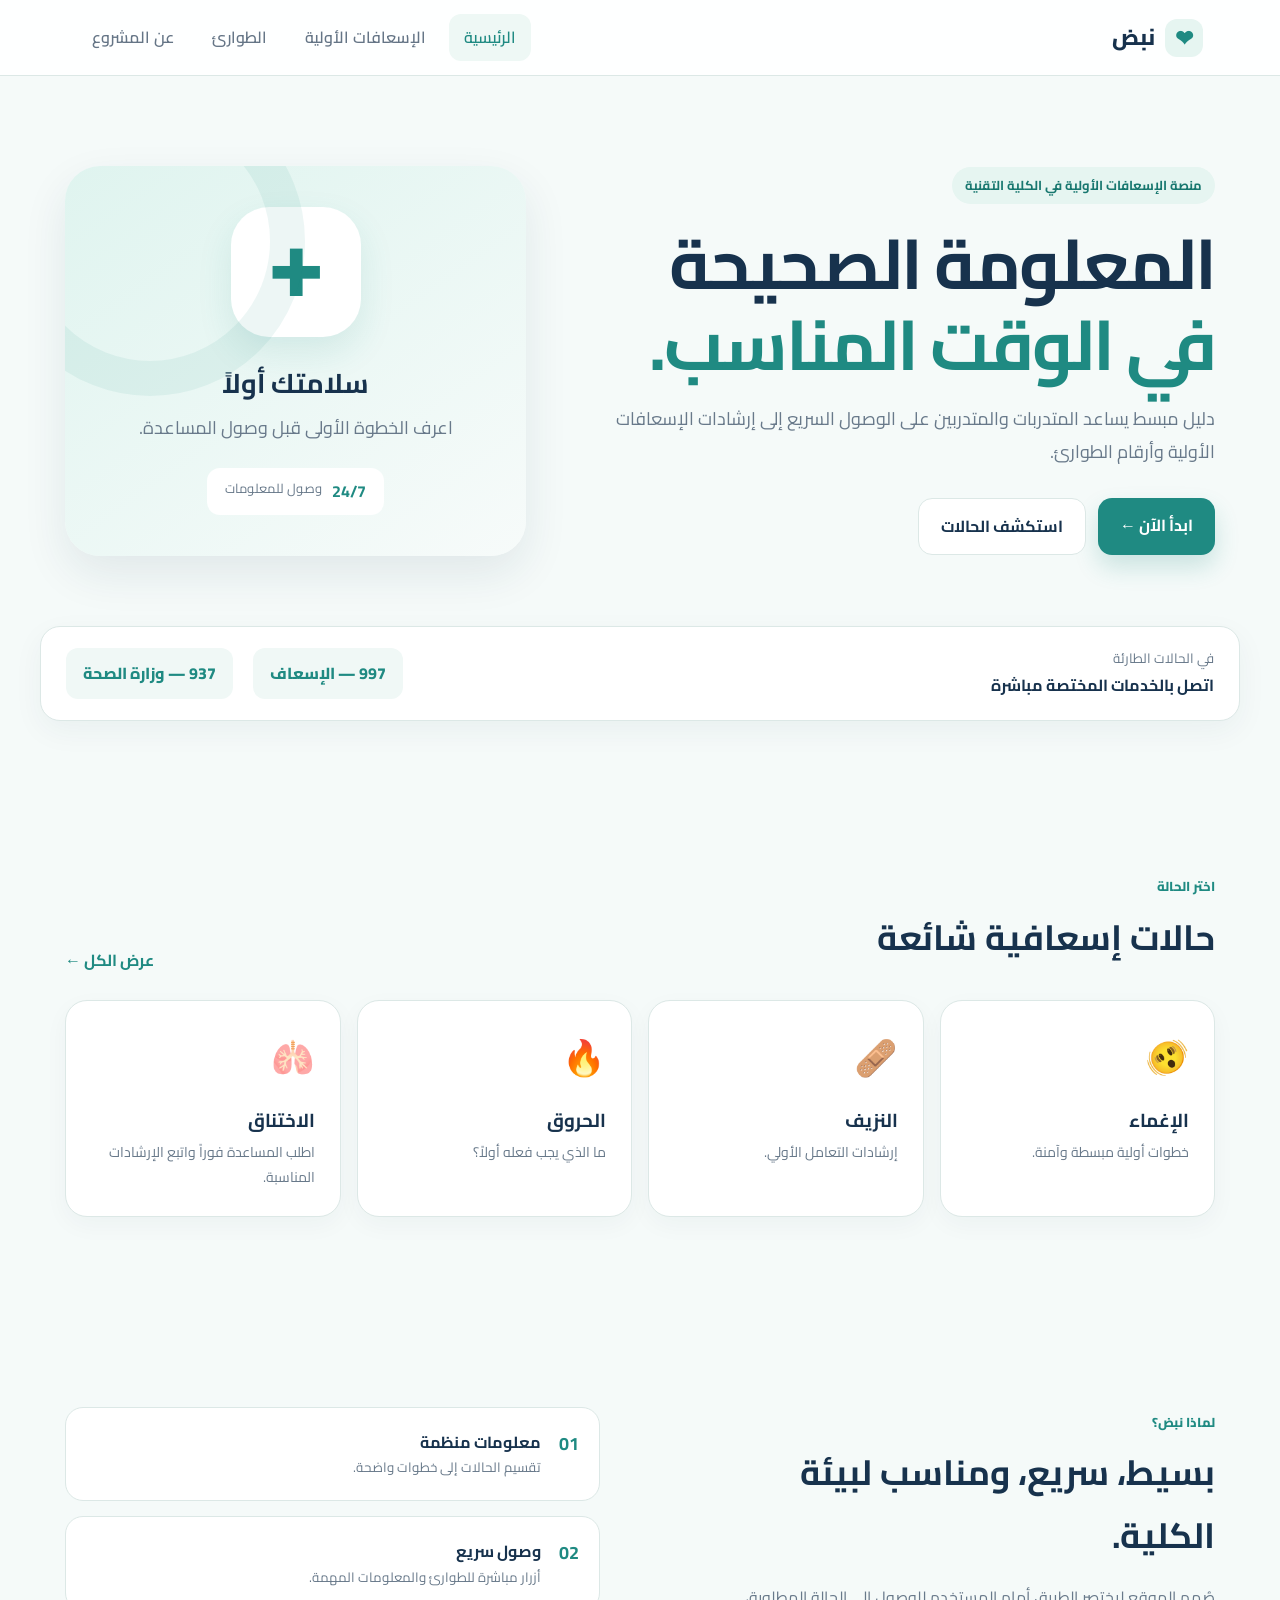
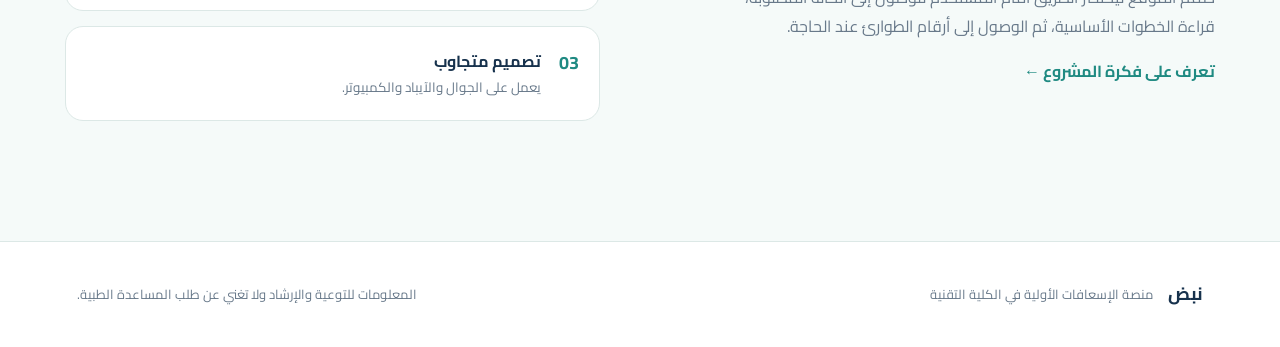
<file: index.html>
<!DOCTYPE html>
<html lang="ar" dir="rtl">

<head>
    <meta charset="UTF-8">
    <meta name="viewport" content="width=device-width, initial-scale=1.0">
    <meta name="description" content="منصة الإسعافات الأولية داخل الكلية التقنية">
    <title>نبض | الإسعافات الأولية</title>
    <link rel="stylesheet" href="style.css">
</head>

<body>

<header class="nav">
    <a class="brand" href="index.html">
        <span>❤</span>
        نبض
    </a>

    <button class="menu">☰</button>

    <nav>
        <a class="active" href="index.html">الرئيسية</a>
        <a href="firstaid.html">الإسعافات الأولية</a>
     <a href="emergency.html">الطوارئ</a>
        <a href="about.html">عن المشروع</a>
    </nav>
</header>

<main>

<section class="hero">

    <div class="hero-text">

        <span class="badge">
            منصة الإسعافات الأولية في الكلية التقنية
        </span>

        <h1>
            المعلومة الصحيحة
            <br>
            <em>في الوقت المناسب.</em>
        </h1>

        <p>
            دليل مبسط يساعد المتدربات والمتدربين على الوصول
            السريع إلى إرشادات الإسعافات الأولية وأرقام الطوارئ.
        </p>

        <div class="actions">

            <a class="btn primary" href="firstaid.html">
                ابدأ الآن ←
            </a>

            <a class="btn ghost" href="#cases">
                استكشف الحالات
            </a>

        </div>

    </div>

    <div class="hero-card">

        <div class="pulse">
            ✚
        </div>

        <strong>
            سلامتك أولاً
        </strong>

        <p>
            اعرف الخطوة الأولى قبل وصول المساعدة.
        </p>

        <div class="mini-stat">
            <b>24/7</b>
            <span>وصول للمعلومات</span>
        </div>

    </div>

</section>


<section class="quick">

    <div>
        <small>في الحالات الطارئة</small>
        <strong>اتصل بالخدمات المختصة مباشرة</strong>
    </div>

    <a href="tel:997">
        997 — الإسعاف
    </a>

    <a href="tel:937">
        937 — وزارة الصحة
    </a>

</section>


<section id="cases" class="section">

    <div class="section-head">

        <div>
            <span class="eyebrow">اختر الحالة</span>
            <h2>حالات إسعافية شائعة</h2>
        </div>

        <a href="firstaid.html">
            عرض الكل ←
        </a>

    </div>


    <div class="cards">

        <a class="case-card" href="firstaid.html#fainting">
            <span>🫨</span>
            <h3>الإغماء</h3>
            <p>خطوات أولية مبسطة وآمنة.</p>
        </a>

        <a class="case-card" href="firstaid.html#bleeding">
            <span>🩹</span>
            <h3>النزيف</h3>
            <p>إرشادات التعامل الأولي.</p>
        </a>

        <a class="case-card" href="firstaid.html#burns">
            <span>🔥</span>
            <h3>الحروق</h3>
            <p>ما الذي يجب فعله أولاً؟</p>
        </a>

        <a class="case-card" href="firstaid.html#choking">
            <span>🫁</span>
            <h3>الاختناق</h3>
            <p>اطلب المساعدة فوراً واتبع الإرشادات المناسبة.</p>
        </a>

    </div>

</section>


<section class="split">

    <div>

        <span class="eyebrow">
            لماذا نبض؟
        </span>

        <h2>
            بسيط، سريع، ومناسب لبيئة الكلية.
        </h2>

        <p>
            صُمم الموقع ليختصر الطريق أمام المستخدم للوصول
            إلى الحالة المطلوبة، قراءة الخطوات الأساسية،
            ثم الوصول إلى أرقام الطوارئ عند الحاجة.
        </p>

        <a class="text-link" href="about.html">
            تعرف على فكرة المشروع ←
        </a>

    </div>


    <div class="feature-list">

        <div>
            <b>01</b>

            <span>
                <strong>معلومات منظمة</strong>
                <small>تقسيم الحالات إلى خطوات واضحة.</small>
            </span>
        </div>

        <div>
            <b>02</b>

            <span>
                <strong>وصول سريع</strong>
                <small>أزرار مباشرة للطوارئ والمعلومات المهمة.</small>
            </span>
        </div>

        <div>
            <b>03</b>

            <span>
                <strong>تصميم متجاوب</strong>
                <small>يعمل على الجوال والآيباد والكمبيوتر.</small>
            </span>
        </div>

    </div>

</section>

</main>


<footer>

    <div>
        <strong>نبض</strong>
        <span>منصة الإسعافات الأولية في الكلية التقنية</span>
    </div>

    <p>
        المعلومات للتوعية والإرشاد ولا تغني عن طلب المساعدة الطبية.
    </p>

</footer>

<script src="script.js"></script>

</body>
</html>
</file>
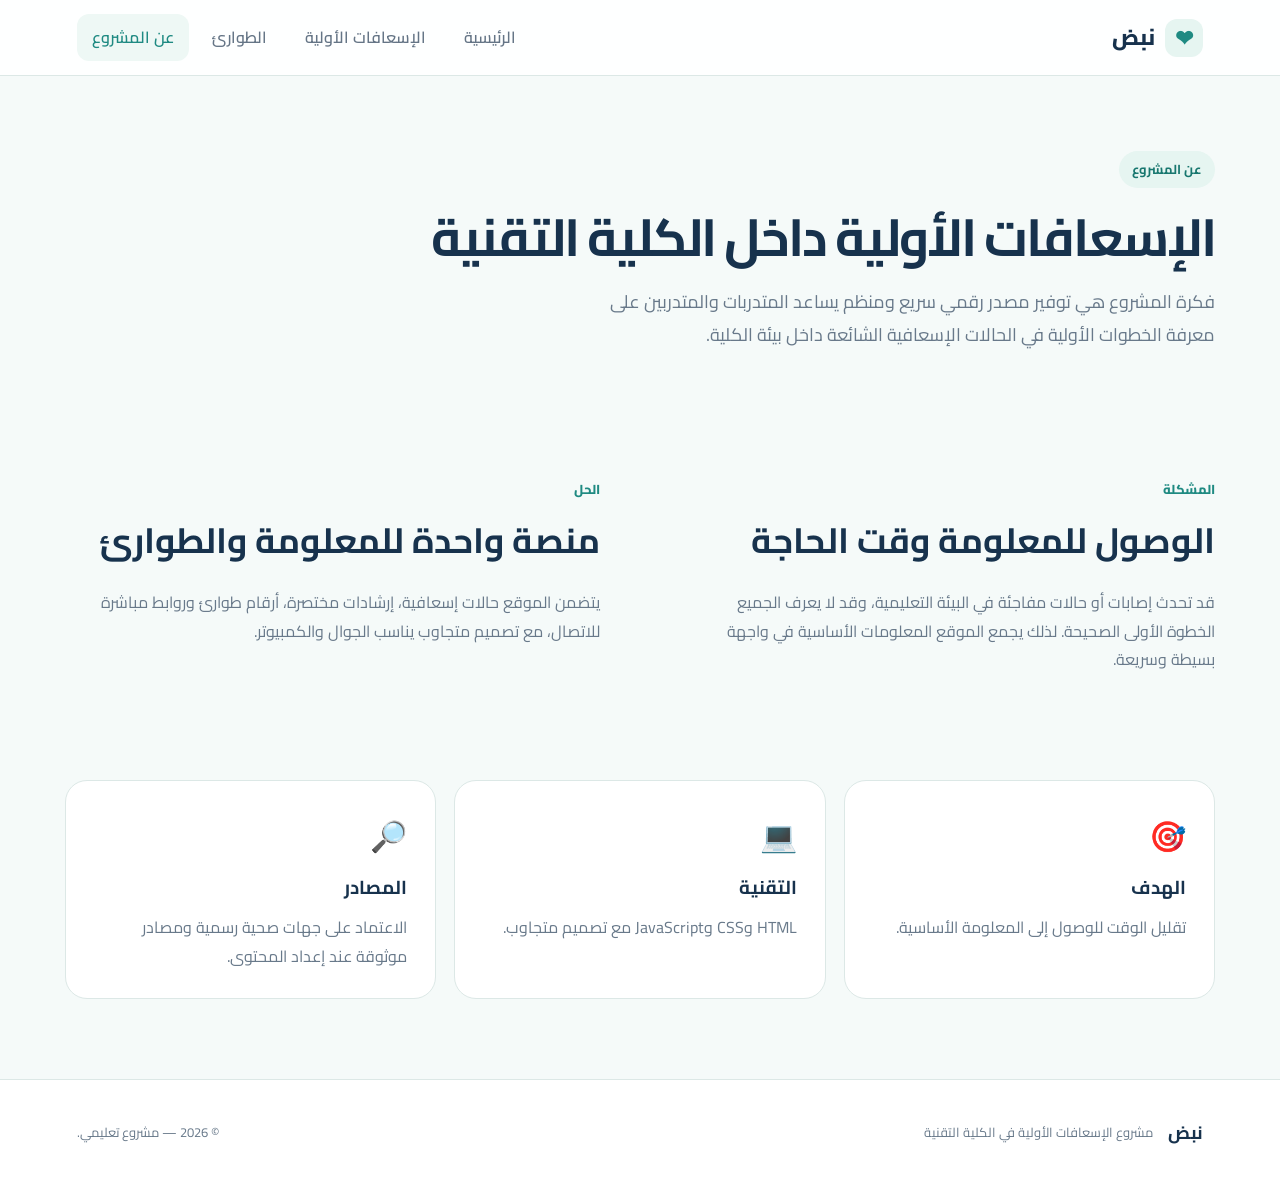
<file: about.html>
<!DOCTYPE html>
<html lang="ar" dir="rtl">

<head>
    <meta charset="UTF-8">
    <meta name="viewport" content="width=device-width, initial-scale=1.0">
    <title>عن المشروع | نبض</title>
    <link rel="stylesheet" href="style.css">
</head>

<body>

<header class="nav">

    <a class="brand" href="index.html">
        <span>❤</span>
        نبض
    </a>

    <button class="menu">☰</button>

    <nav>
        <a href="index.html">الرئيسية</a>
        <a href="firstaid.html">الإسعافات الأولية</a>
        <a href="emergency.html">الطوارئ</a>
        <a class="active" href="about.html">عن المشروع</a>
    </nav>

</header>


<main>

<section class="page-hero">

    <span class="badge">
        عن المشروع
    </span>

    <h1>
        الإسعافات الأولية داخل الكلية التقنية
    </h1>

    <p>
        فكرة المشروع هي توفير مصدر رقمي سريع ومنظم
        يساعد المتدربات والمتدربين على معرفة الخطوات الأولية
        في الحالات الإسعافية الشائعة داخل بيئة الكلية.
    </p>

</section>


<section class="split about">

    <div>

        <span class="eyebrow">
            المشكلة
        </span>

        <h2>
            الوصول للمعلومة وقت الحاجة
        </h2>

        <p>
            قد تحدث إصابات أو حالات مفاجئة في البيئة التعليمية،
            وقد لا يعرف الجميع الخطوة الأولى الصحيحة.
            لذلك يجمع الموقع المعلومات الأساسية في واجهة بسيطة وسريعة.
        </p>

    </div>


    <div>

        <span class="eyebrow">
            الحل
        </span>

        <h2>
            منصة واحدة للمعلومة والطوارئ
        </h2>

        <p>
            يتضمن الموقع حالات إسعافية، إرشادات مختصرة،
            أرقام طوارئ وروابط مباشرة للاتصال،
            مع تصميم متجاوب يناسب الجوال والكمبيوتر.
        </p>

    </div>

</section>


<section class="values">

    <div>
        <span>🎯</span>
        <h3>الهدف</h3>
        <p>
            تقليل الوقت للوصول إلى المعلومة الأساسية.
        </p>
    </div>

    <div>
        <span>💻</span>
        <h3>التقنية</h3>
        <p>
            HTML وCSS وJavaScript مع تصميم متجاوب.
        </p>
    </div>

    <div>
        <span>🔎</span>
        <h3>المصادر</h3>
        <p>
            الاعتماد على جهات صحية رسمية ومصادر موثوقة
            عند إعداد المحتوى.
        </p>
    </div>

</section>

</main>


<footer>

    <div>
        <strong>نبض</strong>
        <span>مشروع الإسعافات الأولية في الكلية التقنية</span>
    </div>

    <p>
        © 2026 — مشروع تعليمي.
    </p>

</footer>

<script src="script.js"></script>

</body>
</html>
</file>
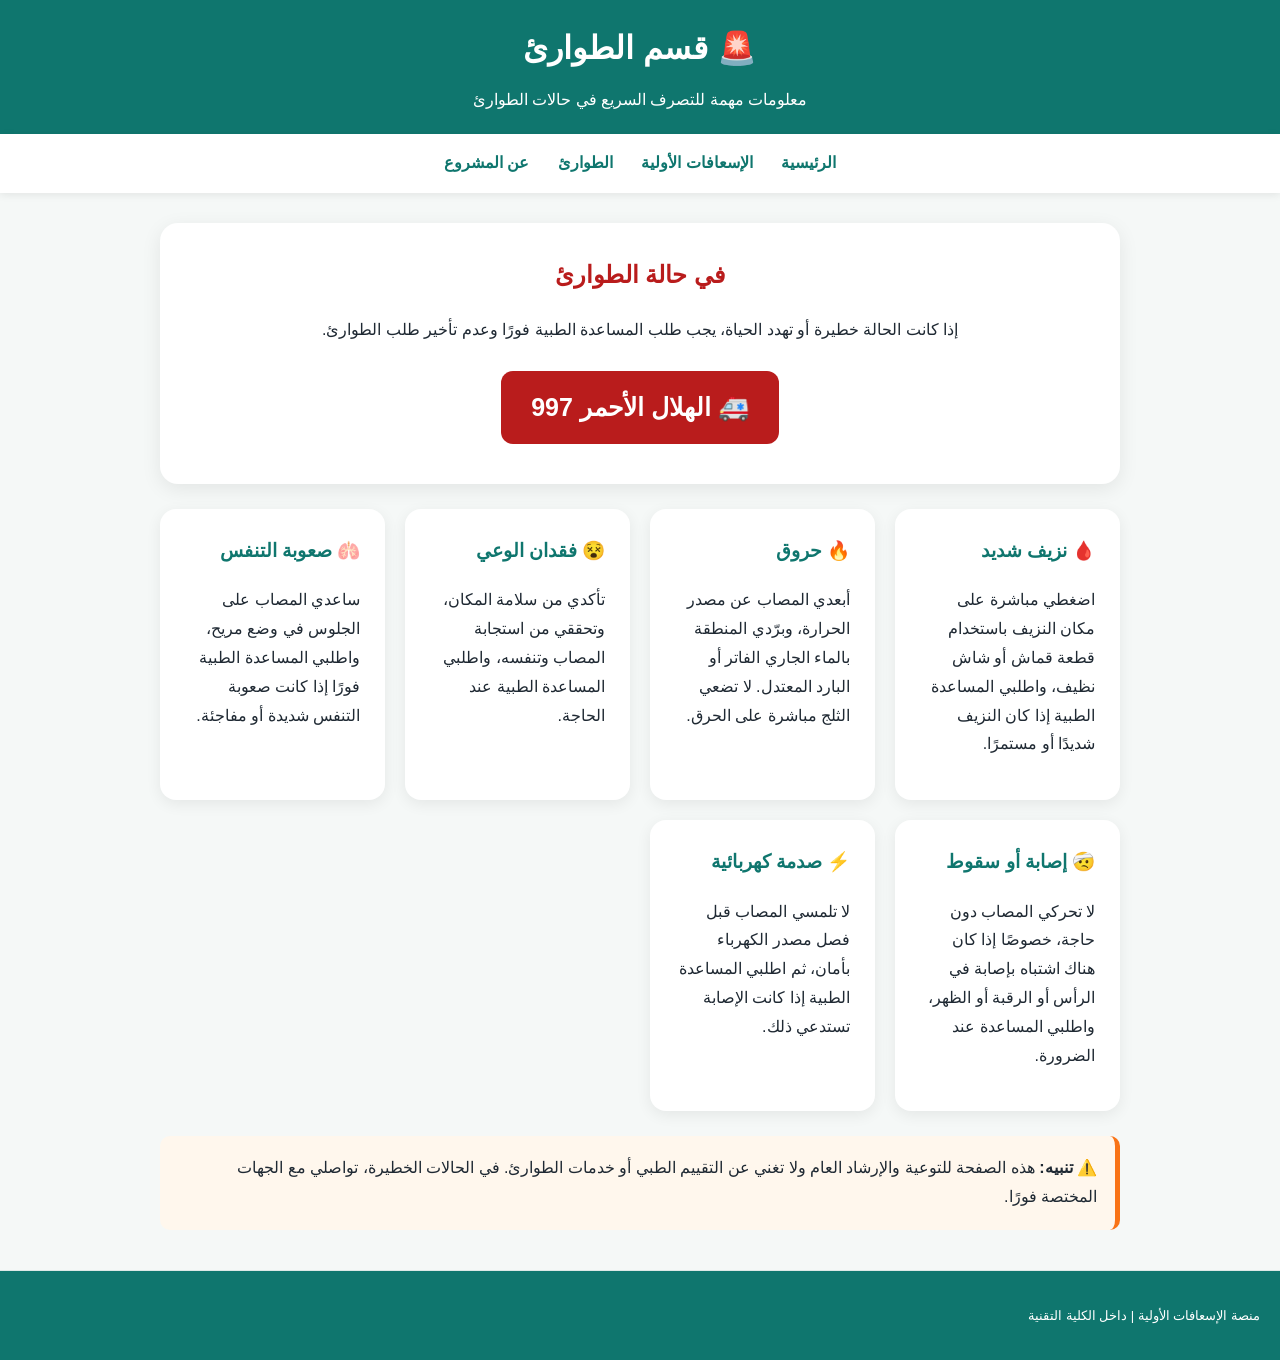
<file: emergency.html>
<!DOCTYPE html>
<html lang="ar" dir="rtl">
<head>
    <meta charset="UTF-8">
    <meta name="viewport" content="width=device-width, initial-scale=1.0">
    <title>الطوارئ | الإسعافات الأولية</title>

    <link rel="stylesheet" href="style.css">

    <style>
        body {
            margin: 0;
            font-family: Arial, sans-serif;
            background: #f5f8f7;
            color: #1f2933;
        }

        header {
            background: #0f766e;
            color: white;
            padding: 20px;
            text-align: center;
        }

        header h1 {
            margin: 0 0 8px;
        }

        header p {
            margin: 0;
        }

        nav {
            background: white;
            padding: 15px;
            text-align: center;
            box-shadow: 0 2px 8px rgba(0,0,0,0.08);
        }

        nav a {
            text-decoration: none;
            color: #0f766e;
            margin: 0 12px;
            font-weight: bold;
        }

        .container {
            max-width: 1000px;
            margin: 30px auto;
            padding: 0 20px;
        }

        .emergency-box {
            background: #fff;
            border-radius: 18px;
            padding: 30px;
            text-align: center;
            box-shadow: 0 5px 20px rgba(0,0,0,0.08);
            margin-bottom: 25px;
        }

        .emergency-box h2 {
            color: #b91c1c;
            margin-top: 0;
        }

        .number {
            display: inline-block;
            background: #b91c1c;
            color: white;
            padding: 14px 30px;
            border-radius: 12px;
            font-size: 25px;
            font-weight: bold;
            margin: 10px;
            text-decoration: none;
        }

        .cards {
            display: grid;
            grid-template-columns: repeat(auto-fit, minmax(220px, 1fr));
            gap: 20px;
        }

        .card {
            background: white;
            padding: 25px;
            border-radius: 16px;
            box-shadow: 0 4px 15px rgba(0,0,0,0.07);
            transition: 0.3s;
        }

        .card:hover {
            transform: translateY(-5px);
        }

        .card h3 {
            color: #0f766e;
            margin-top: 0;
        }

        .card p {
            line-height: 1.8;
        }

        .warning {
            background: #fff7ed;
            border-right: 5px solid #f97316;
            padding: 18px;
            border-radius: 10px;
            margin-top: 25px;
            line-height: 1.8;
        }

        footer {
            margin-top: 40px;
            background: #0f766e;
            color: white;
            text-align: center;
            padding: 20px;
        }

        @media (max-width: 600px) {
            nav a {
                display: inline-block;
                margin: 7px;
            }

            .emergency-box {
                padding: 20px;
            }
        }
    </style>
</head>

<body>

<header>
    <h1>🚨 قسم الطوارئ</h1>
    <p>معلومات مهمة للتصرف السريع في حالات الطوارئ</p>
</header>

<nav>
    <a href="index.html">الرئيسية</a>
    <a href="firstaid.html">الإسعافات الأولية</a>
    <a href="emergency.html">الطوارئ</a>
    <a href="about.html">عن المشروع</a>
</nav>

<main class="container">

    <section class="emergency-box">
        <h2>في حالة الطوارئ</h2>
        <p>
            إذا كانت الحالة خطيرة أو تهدد الحياة، يجب طلب المساعدة الطبية
            فورًا وعدم تأخير طلب الطوارئ.
        </p>

        <a class="number" href="tel:997">
            🚑 الهلال الأحمر 997
        </a>
    </section>

    <section class="cards">

        <div class="card">
            <h3>🩸 نزيف شديد</h3>
            <p>
                اضغطي مباشرة على مكان النزيف باستخدام قطعة قماش أو شاش نظيف،
                واطلبي المساعدة الطبية إذا كان النزيف شديدًا أو مستمرًا.
            </p>
        </div>

        <div class="card">
            <h3>🔥 حروق</h3>
            <p>
                أبعدي المصاب عن مصدر الحرارة، وبرّدي المنطقة بالماء الجاري
                الفاتر أو البارد المعتدل. لا تضعي الثلج مباشرة على الحرق.
            </p>
        </div>

        <div class="card">
            <h3>😵 فقدان الوعي</h3>
            <p>
                تأكدي من سلامة المكان، وتحققي من استجابة المصاب وتنفسه،
                واطلبي المساعدة الطبية عند الحاجة.
            </p>
        </div>

        <div class="card">
            <h3>🫁 صعوبة التنفس</h3>
            <p>
                ساعدي المصاب على الجلوس في وضع مريح، واطلبي المساعدة الطبية
                فورًا إذا كانت صعوبة التنفس شديدة أو مفاجئة.
            </p>
        </div>

        <div class="card">
            <h3>🤕 إصابة أو سقوط</h3>
            <p>
                لا تحركي المصاب دون حاجة، خصوصًا إذا كان هناك اشتباه بإصابة
                في الرأس أو الرقبة أو الظهر، واطلبي المساعدة عند الضرورة.
            </p>
        </div>

        <div class="card">
            <h3>⚡ صدمة كهربائية</h3>
            <p>
                لا تلمسي المصاب قبل فصل مصدر الكهرباء بأمان، ثم اطلبي
                المساعدة الطبية إذا كانت الإصابة تستدعي ذلك.
            </p>
        </div>

    </section>

    <div class="warning">
        <strong>⚠️ تنبيه:</strong>
        هذه الصفحة للتوعية والإرشاد العام ولا تغني عن التقييم الطبي أو
        خدمات الطوارئ. في الحالات الخطيرة، تواصلي مع الجهات المختصة فورًا.
    </div>

</main>

<footer>
    <p>منصة الإسعافات الأولية | داخل الكلية التقنية</p>
</footer>

<script src="script.js"></script>

</body>
</html>
</file>
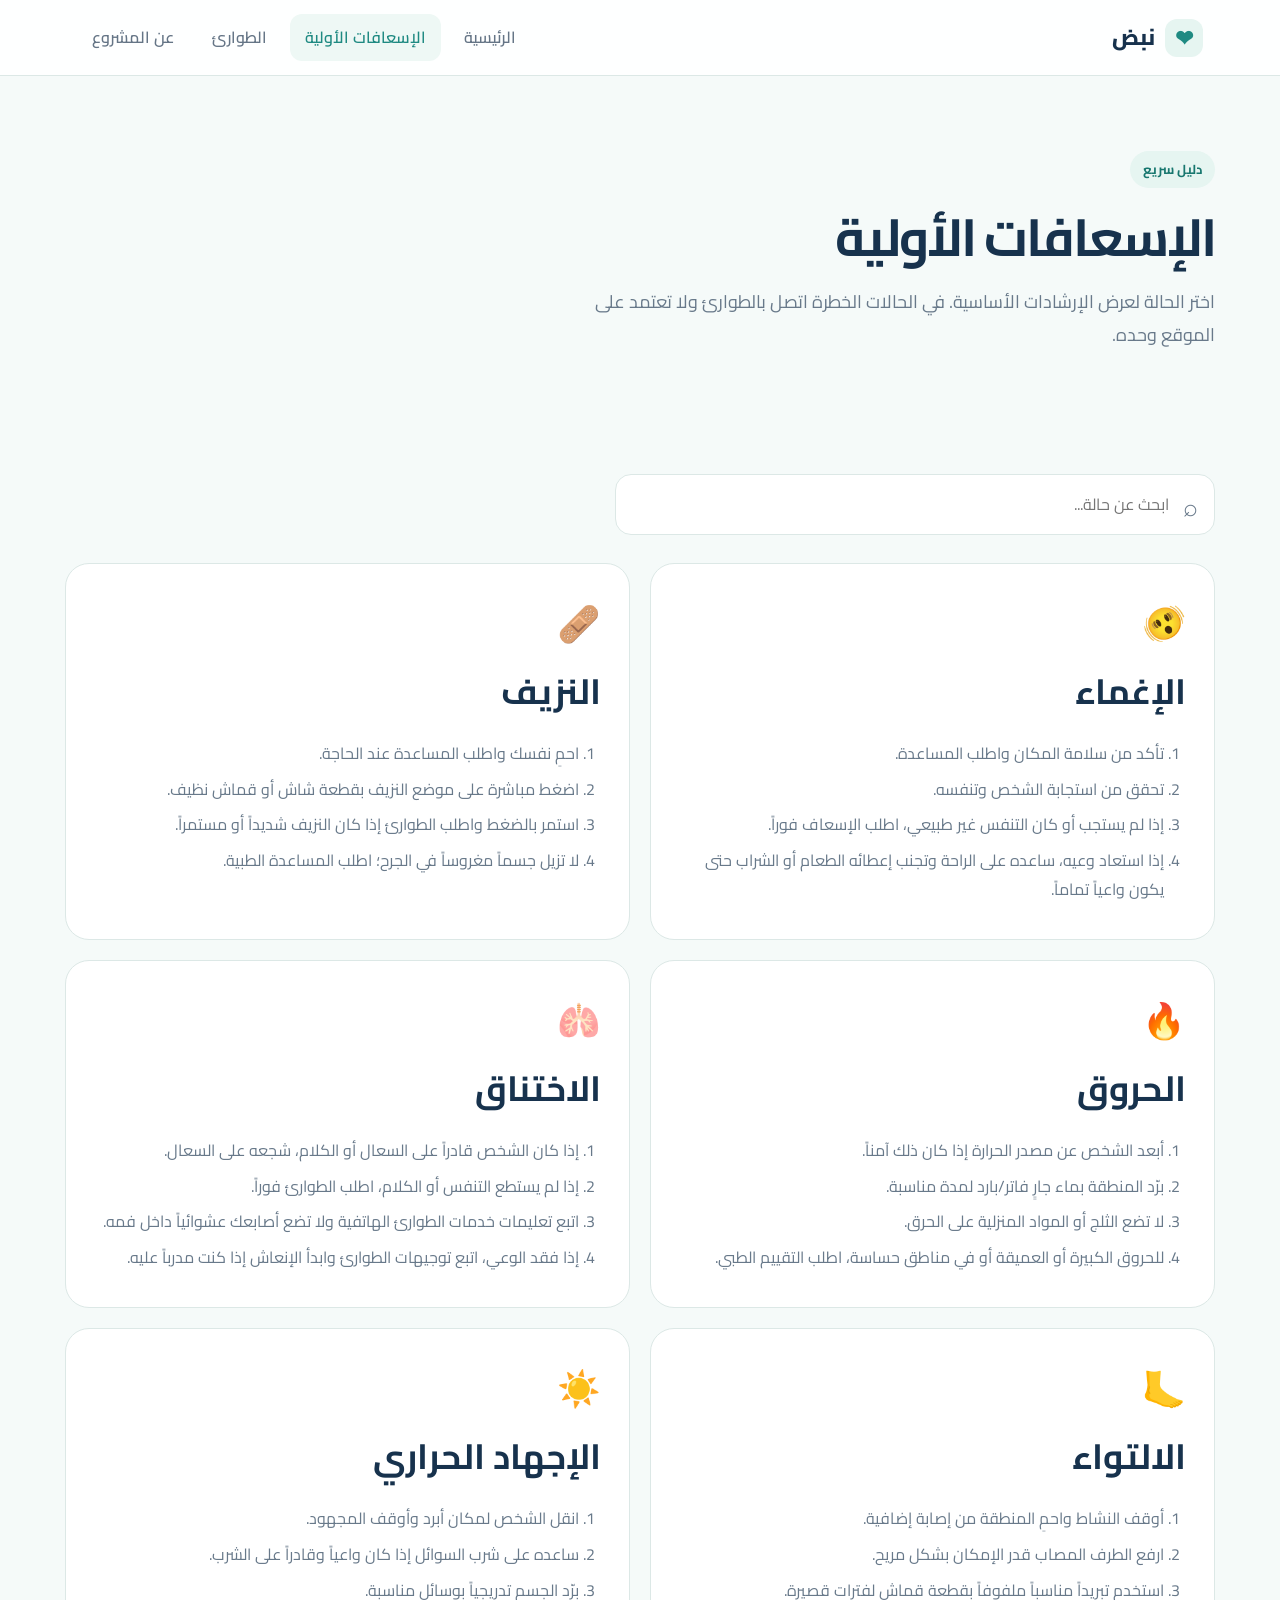
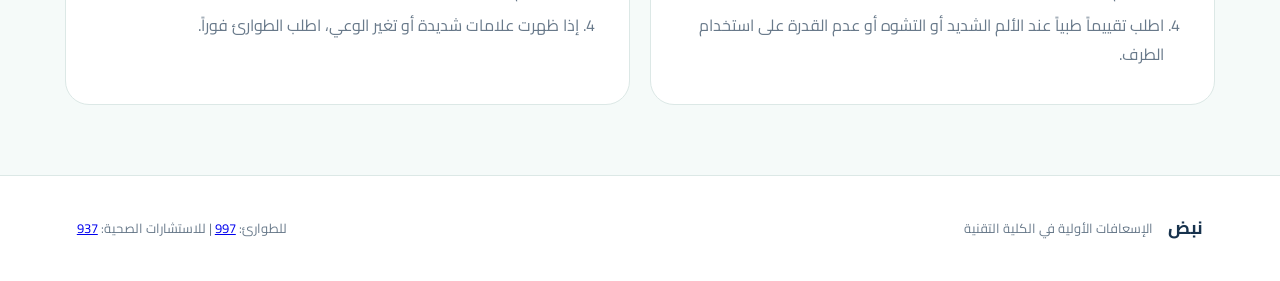
<file: firstaid.html>
<!DOCTYPE html>
<html lang="ar" dir="rtl">

<head>
    <meta charset="UTF-8">
    <meta name="viewport" content="width=device-width, initial-scale=1.0">
    <title>الإسعافات الأولية | نبض</title>
    <link rel="stylesheet" href="style.css">
</head>

<body>

<header class="nav">

    <a class="brand" href="index.html">
        <span>❤</span>
        نبض
    </a>

    <button class="menu">☰</button>

    <nav>
        <a href="index.html">الرئيسية</a>
        <a class="active" href="firstaid.html">الإسعافات الأولية</a>
        <a href="emergency.html">الطوارئ</a>
        <a href="about.html">عن المشروع</a>
    </nav>

</header>


<main>

<section class="page-hero">

    <span class="badge">
        دليل سريع
    </span>

    <h1>
        الإسعافات الأولية
    </h1>

    <p>
        اختر الحالة لعرض الإرشادات الأساسية.
        في الحالات الخطرة اتصل بالطوارئ ولا تعتمد على الموقع وحده.
    </p>

</section>


<section class="section">

    <div class="search">

        <input
            id="search"
            type="search"
            placeholder="ابحث عن حالة..."
            aria-label="البحث عن حالة"
        >

        <span>⌕</span>

    </div>


    <div class="aid-grid">

        <article
            class="aid"
            id="fainting"
            data-name="الإغماء"
        >

            <div class="aid-icon">🫨</div>

            <h2>الإغماء</h2>

            <ol>
                <li>تأكد من سلامة المكان واطلب المساعدة.</li>
                <li>تحقق من استجابة الشخص وتنفسه.</li>
                <li>إذا لم يستجب أو كان التنفس غير طبيعي، اطلب الإسعاف فوراً.</li>
                <li>إذا استعاد وعيه، ساعده على الراحة وتجنب إعطائه الطعام أو الشراب حتى يكون واعياً تماماً.</li>
            </ol>

        </article>


        <article
            class="aid"
            id="bleeding"
            data-name="النزيف"
        >

            <div class="aid-icon">🩹</div>

            <h2>النزيف</h2>

            <ol>
                <li>احمِ نفسك واطلب المساعدة عند الحاجة.</li>
                <li>اضغط مباشرة على موضع النزيف بقطعة شاش أو قماش نظيف.</li>
                <li>استمر بالضغط واطلب الطوارئ إذا كان النزيف شديداً أو مستمراً.</li>
                <li>لا تزيل جسماً مغروساً في الجرح؛ اطلب المساعدة الطبية.</li>
            </ol>

        </article>


        <article
            class="aid"
            id="burns"
            data-name="الحروق"
        >

            <div class="aid-icon">🔥</div>

            <h2>الحروق</h2>

            <ol>
                <li>أبعد الشخص عن مصدر الحرارة إذا كان ذلك آمناً.</li>
                <li>برّد المنطقة بماء جارٍ فاتر/بارد لمدة مناسبة.</li>
                <li>لا تضع الثلج أو المواد المنزلية على الحرق.</li>
                <li>للحروق الكبيرة أو العميقة أو في مناطق حساسة، اطلب التقييم الطبي.</li>
            </ol>

        </article>


        <article
            class="aid"
            id="choking"
            data-name="الاختناق"
        >

            <div class="aid-icon">🫁</div>

            <h2>الاختناق</h2>

            <ol>
                <li>إذا كان الشخص قادراً على السعال أو الكلام، شجعه على السعال.</li>
                <li>إذا لم يستطع التنفس أو الكلام، اطلب الطوارئ فوراً.</li>
                <li>اتبع تعليمات خدمات الطوارئ الهاتفية ولا تضع أصابعك عشوائياً داخل فمه.</li>
                <li>إذا فقد الوعي، اتبع توجيهات الطوارئ وابدأ الإنعاش إذا كنت مدرباً عليه.</li>
            </ol>

        </article>


        <article
            class="aid"
            id="sprain"
            data-name="الالتواء"
        >

            <div class="aid-icon">🦶</div>

            <h2>الالتواء</h2>

            <ol>
                <li>أوقف النشاط واحمِ المنطقة من إصابة إضافية.</li>
                <li>ارفع الطرف المصاب قدر الإمكان بشكل مريح.</li>
                <li>استخدم تبريداً مناسباً ملفوفاً بقطعة قماش لفترات قصيرة.</li>
                <li>اطلب تقييماً طبياً عند الألم الشديد أو التشوه أو عدم القدرة على استخدام الطرف.</li>
            </ol>

        </article>


        <article
            class="aid"
            id="heat"
            data-name="الإجهاد الحراري"
        >

            <div class="aid-icon">☀️</div>

            <h2>الإجهاد الحراري</h2>

            <ol>
                <li>انقل الشخص لمكان أبرد وأوقف المجهود.</li>
                <li>ساعده على شرب السوائل إذا كان واعياً وقادراً على الشرب.</li>
                <li>برّد الجسم تدريجياً بوسائل مناسبة.</li>
                <li>إذا ظهرت علامات شديدة أو تغير الوعي، اطلب الطوارئ فوراً.</li>
            </ol>

        </article>

    </div>

</section>

</main>


<footer>

    <div>
        <strong>نبض</strong>
        <span>الإسعافات الأولية في الكلية التقنية</span>
    </div>

    <p>
        للطوارئ:
        <a href="tel:997">997</a>
        |
        للاستشارات الصحية:
        <a href="tel:937">937</a>
    </p>

</footer>

<script src="script.js"></script>

</body>
</html>
</file>
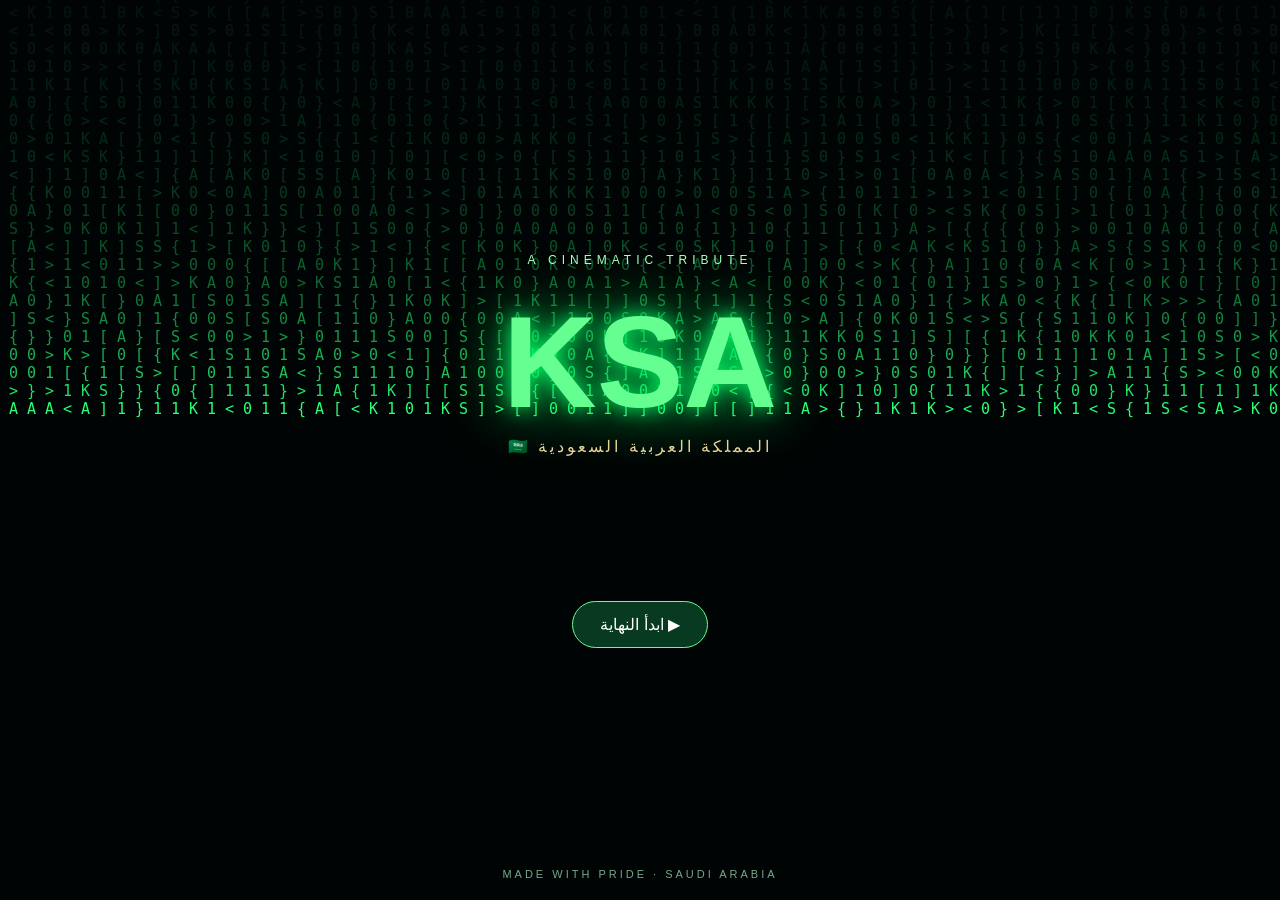
<file: ksa.html>
<!DOCTYPE html>
<html lang="ar" dir="rtl">
<head>
<meta charset="UTF-8">
<meta name="viewport" content="width=device-width, initial-scale=1.0">
<title>KSA | وطن المجد</title>
<style>
*{box-sizing:border-box}
body{
margin:0;background:#020b08;color:white;
font-family:Tahoma,Arial,sans-serif;
overflow:hidden;min-height:100vh
}
canvas{position:fixed;inset:0;width:100%;height:100%}
main{
position:relative;z-index:1;min-height:100vh;
display:flex;flex-direction:column;
align-items:center;justify-content:center;
text-align:center;padding:20px
}
.tag{color:#aaffbd;letter-spacing:5px;font-size:12px}
h1{
font-size:clamp(70px,18vw,130px);
color:#65ff91;margin:20px 0 0;
text-shadow:0 0 20px #00ff66,0 0 60px #00ff66;
animation:intro 2s ease
}
.sub{color:#e8d59a;letter-spacing:3px}
#lyric{
margin-top:35px;min-height:90px;
font-size:clamp(24px,6vw,42px);
font-weight:bold;color:white;
text-shadow:0 0 20px #39ff78;
opacity:0;transform:translateY(20px);
transition:1s
}
#lyric.show{opacity:1;transform:translateY(0)}
#lyric.gold{color:#ffe7a3;text-shadow:0 0 25px #ffc94d}
button{
margin-top:20px;padding:13px 27px;
border:1px solid #65ff91;border-radius:30px;
background:#073a20;color:white;font-size:16px;
cursor:pointer
}
button:hover{box-shadow:0 0 25px #00ff66}
footer{
position:absolute;bottom:20px;
font-size:11px;letter-spacing:3px;color:#75a989
}
@keyframes intro{
from{opacity:0;transform:scale(1.5);filter:blur(10px)}
to{opacity:1;transform:scale(1);filter:blur(0)}
}
</style>
</head>
<body>
<canvas id="matrix"></canvas>
<main>
<div class="tag">A CINEMATIC TRIBUTE</div>
<h1>KSA</h1>
<div class="sub">المملكة العربية السعودية 🇸🇦</div>
<div id="lyric">حكاية وطن...</div>
<button onclick="start()">▶ ابدأ النهاية</button>
<footer>MADE WITH PRIDE · SAUDI ARABIA</footer>
</main>
<script>
const c=document.getElementById("matrix");
const ctx=c.getContext("2d");
let drops=[];
function resize(){
c.width=innerWidth;c.height=innerHeight;
drops=Array(Math.ceil(c.width/18)).fill(0);
}
resize();
window.addEventListener("resize",resize);
setInterval(()=>{
ctx.fillStyle="rgba(2,11,8,.13)";
ctx.fillRect(0,0,c.width,c.height);
ctx.fillStyle="#28ff75";
ctx.font="15px monospace";
const chars="101010{}[]<>KSA";
drops.forEach((y,i)=>{
ctx.fillText(chars[Math.floor(Math.random()*chars.length)],i*18,y*18);
drops[i]=y*18>c.height&&Math.random()>.97?0:y+1;
});
},45);

const words=[
"جنة جنة جنة",
"والله يا وطنا",
"يا وطن يا حبيب",
"يا أبو تراب طيب",
"حتى نارك جنة",
"حتى نارك جنة",
"جنة جنة جنة",
"والله يا السعودية جنة"
];
let timer;
function start(){
clearInterval(timer);
let i=0;
const el=document.getElementById("lyric");
el.className="";
el.textContent="استعدوا للنهاية...";
setTimeout(()=>{
el.classList.add("show");
timer=setInterval(()=>{
if(i>=words.length){
clearInterval(timer);
el.className="gold show";
el.textContent="السعودية... عز وفخر 🇸🇦";
return;
}
el.className=""; 
setTimeout(()=>{
el.textContent=words[i];
el.className="show"+(i===7?" gold":"");
i++;
},350);
},2200);
},500);
}
</script>
</body>
</html>
</file>
<file: style.css>
@import url('https://fonts.googleapis.com/css2?family=Cairo:wght@400;500;600;700;800&display=swap');

:root {
    --ink: #17324d;
    --muted: #68798a;
    --primary: #1f8a82;
    --primary2: #57b7aa;
    --bg: #f5faf9;
    --card: #ffffff;
    --line: #dce8e6;
    --red: #df5b65;
    --shadow: 0 18px 45px rgba(26,55,76,.09);
}

* {
    box-sizing: border-box;
}

html {
    scroll-behavior: smooth;
}

body {
    margin: 0;
    font-family: 'Cairo', Arial, sans-serif;
    color: var(--ink);
    background: var(--bg);
    line-height: 1.8;
}

.nav {
    height: 76px;
    background: rgba(255,255,255,.88);
    backdrop-filter: blur(14px);
    border-bottom: 1px solid var(--line);
    display: flex;
    align-items: center;
    justify-content: space-between;
    padding: 0 clamp(20px,6vw,90px);
    position: sticky;
    top: 0;
    z-index: 20;
}

.brand {
    display: flex;
    align-items: center;
    gap: 10px;
    color: var(--ink);
    font-weight: 800;
    font-size: 22px;
    text-decoration: none;
}

.brand span {
    width: 38px;
    height: 38px;
    border-radius: 12px;
    background: #e6f5f1;
    color: var(--primary);
    display: grid;
    place-items: center;
}

.nav nav {
    display: flex;
    gap: 8px;
}

.nav nav a {
    color: #657586;
    text-decoration: none;
    padding: 9px 15px;
    border-radius: 12px;
    font-weight: 600;
}

.nav nav a:hover,
.nav nav a.active {
    color: var(--primary);
    background: #eef8f5;
}

.menu {
    display: none;
    border: 0;
    background: none;
    font-size: 25px;
}

.hero {
    max-width: 1200px;
    margin: auto;
    padding: 90px 25px 70px;
    display: grid;
    grid-template-columns: 1.15fr .85fr;
    gap: 65px;
    align-items: center;
}

.badge {
    display: inline-flex;
    padding: 7px 13px;
    border-radius: 999px;
    background: #e6f5f1;
    color: #18776f;
    font-size: 13px;
    font-weight: 700;
}

.hero h1,
.page-hero h1 {
    font-size: clamp(40px,6vw,70px);
    line-height: 1.15;
    margin: 20px 0 18px;
    letter-spacing: -2px;
}

.hero h1 em {
    color: var(--primary);
    font-style: normal;
}

.hero p,
.page-hero p {
    font-size: 18px;
    color: var(--muted);
    max-width: 650px;
}

.actions {
    display: flex;
    gap: 12px;
    margin-top: 30px;
}

.btn {
    text-decoration: none;
    padding: 13px 22px;
    border-radius: 14px;
    font-weight: 700;
    transition: .25s;
}

.btn:hover {
    transform: translateY(-3px);
}

.primary {
    background: var(--primary);
    color: #fff;
    box-shadow: 0 12px 25px rgba(31,138,130,.2);
}

.ghost {
    border: 1px solid var(--line);
    color: var(--ink);
    background: #fff;
}

.hero-card {
    min-height: 390px;
    border-radius: 35px;
    background: linear-gradient(145deg,#dff4ef,#f7fbfa);
    box-shadow: var(--shadow);
    padding: 38px;
    display: flex;
    flex-direction: column;
    justify-content: center;
    align-items: center;
    text-align: center;
    position: relative;
    overflow: hidden;
}

.hero-card:after {
    content: '';
    position: absolute;
    width: 240px;
    height: 240px;
    border-radius: 50%;
    border: 35px solid rgba(31,138,130,.08);
    top: -80px;
    left: -70px;
}

.pulse {
    width: 130px;
    height: 130px;
    border-radius: 38px;
    background: #fff;
    color: var(--primary);
    font-size: 65px;
    display: grid;
    place-items: center;
    box-shadow: 0 15px 35px rgba(31,138,130,.12);
    animation: pulse 2.6s infinite;
}

.hero-card strong {
    font-size: 27px;
    display: block;
    margin-top: 22px;
}

.hero-card p {
    color: var(--muted);
    margin: 4px;
}

.mini-stat {
    margin-top: 20px;
    padding: 9px 18px;
    border-radius: 13px;
    background: #fff;
    display: flex;
    gap: 10px;
}

.mini-stat b {
    color: var(--primary);
}

.mini-stat span {
    color: var(--muted);
    font-size: 13px;
}

.quick {
    max-width: 1200px;
    margin: 0 auto 80px;
    padding: 20px 25px;
    border: 1px solid var(--line);
    border-radius: 20px;
    background: #fff;
    display: flex;
    align-items: center;
    gap: 20px;
    box-shadow: 0 10px 30px rgba(26,55,76,.05);
}

.quick div {
    margin-left: auto;
    display: flex;
    flex-direction: column;
}

.quick small {
    color: var(--muted);
}

.quick a {
    padding: 11px 17px;
    border-radius: 12px;
    background: #f0f8f6;
    color: var(--primary);
    text-decoration: none;
    font-weight: 800;
}

.section {
    max-width: 1200px;
    margin: 0 auto;
    padding: 70px 25px;
}

.section-head {
    display: flex;
    justify-content: space-between;
    align-items: end;
    margin-bottom: 25px;
}

.eyebrow {
    color: var(--primary);
    font-size: 13px;
    font-weight: 800;
}

.section h2,
.split h2 {
    font-size: 35px;
    margin: 6px 0;
}

.section-head a,
.text-link {
    color: var(--primary);
    text-decoration: none;
    font-weight: 700;
}

.cards {
    display: grid;
    grid-template-columns: repeat(4,1fr);
    gap: 16px;
}

.case-card {
    background: #fff;
    border: 1px solid var(--line);
    border-radius: 22px;
    padding: 25px;
    text-decoration: none;
    color: inherit;
    transition: .25s;
    box-shadow: 0 8px 25px rgba(26,55,76,.04);
}

.case-card:hover {
    transform: translateY(-7px);
    box-shadow: var(--shadow);
    border-color: #b9ddd8;
}

.case-card > span {
    font-size: 35px;
}

.case-card h3 {
    margin: 15px 0 3px;
}

.case-card p {
    color: var(--muted);
    font-size: 14px;
    margin: 0;
}

.split {
    max-width: 1200px;
    margin: 40px auto;
    padding: 80px 25px;
    display: grid;
    grid-template-columns: 1fr 1fr;
    gap: 80px;
    align-items: start;
}

.split > div:first-child {
    padding-left: 30px;
}

.split p {
    color: var(--muted);
}

.feature-list {
    display: grid;
    gap: 15px;
}

.feature-list > div {
    display: flex;
    gap: 18px;
    padding: 20px;
    background: #fff;
    border: 1px solid var(--line);
    border-radius: 18px;
}

.feature-list b {
    color: var(--primary);
    font-size: 18px;
}

.feature-list span {
    display: flex;
    flex-direction: column;
}

.feature-list small {
    color: var(--muted);
}

footer {
    border-top: 1px solid var(--line);
    padding: 28px max(25px,6vw);
    display: flex;
    justify-content: space-between;
    gap: 20px;
    background: #fff;
    color: var(--muted);
    font-size: 13px;
}

footer div {
    display: flex;
    gap: 15px;
    align-items: center;
}

footer strong {
    color: var(--ink);
    font-size: 18px;
}

.page-hero {
    max-width: 1200px;
    margin: auto;
    padding: 75px 25px 35px;
}

.page-hero h1 {
    font-size: 52px;
}

.search {
    max-width: 600px;
    margin-bottom: 28px;
    position: relative;
}

.search input {
    width: 100%;
    border: 1px solid var(--line);
    border-radius: 16px;
    padding: 15px 45px 15px 18px;
    font: inherit;
    background: #fff;
    outline: none;
}

.search input:focus {
    border-color: var(--primary);
    box-shadow: 0 0 0 4px #e5f5f1;
}

.search span {
    position: absolute;
    right: 17px;
    top: 10px;
    font-size: 25px;
    color: var(--muted);
}

.aid-grid {
    display: grid;
    grid-template-columns: repeat(2,1fr);
    gap: 20px;
}

.aid {
    background: #fff;
    border: 1px solid var(--line);
    border-radius: 24px;
    padding: 28px;
    transition: .25s;
}

.aid:hover {
    transform: translateY(-4px);
    box-shadow: var(--shadow);
}

.aid-icon {
    font-size: 35px;
}

.aid h2 {
    margin: 5px 0 10px;
}

.aid ol {
    padding-right: 22px;
    color: var(--muted);
    margin-bottom: 0;
}

.aid li {
    margin: 7px 0;
}

.numbers {
    display: grid;
    grid-template-columns: 1fr 1fr;
    gap: 18px;
}

.number-card {
    background: #fff;
    border: 1px solid var(--line);
    border-radius: 20px;
    padding: 24px;
    display: flex;
    align-items: center;
    gap: 16px;
    text-decoration: none;
    color: inherit;
    transition: .25s;
}

.number-card:hover {
    transform: translateY(-4px);
    box-shadow: var(--shadow);
}

.number-card > span {
    font-size: 32px;
}

.number-card div {
    display: flex;
    flex-direction: column;
    margin-left: auto;
}

.number-card small {
    color: var(--muted);
}

.number-card strong {
    font-size: 30px;
}

.number-card b {
    padding: 7px 12px;
    border-radius: 10px;
    background: #edf8f5;
    color: var(--primary);
    font-size: 12px;
}

.notice {
    margin-top: 25px;
    padding: 22px;
    border-radius: 18px;
    background: #fff8e9;
    border: 1px solid #f0dfb4;
    color: #775d26;
}

.notice p {
    margin: 5px 0 0;
}

.values {
    max-width: 1200px;
    margin: 0 auto 80px;
    padding: 0 25px;
    display: grid;
    grid-template-columns: repeat(3,1fr);
    gap: 18px;
}

.values > div {
    background: #fff;
    border: 1px solid var(--line);
    padding: 28px;
    border-radius: 22px;
}

.values span {
    font-size: 30px;
}

.values h3 {
    margin: 8px 0;
}

.values p {
    color: var(--muted);
    margin: 0;
}

.about {
    padding-top: 30px;
    padding-bottom: 50px;
}

@keyframes pulse {

    0%,100% {
        transform: scale(1);
    }

    50% {
        transform: scale(1.05);
    }

}

@media(max-width:850px) {

    .nav nav {
        display: none;
    }

    .menu {
        display: block;
    }

    .nav.open nav {
        display: flex;
        position: absolute;
        top: 76px;
        right: 15px;
        left: 15px;
        background: #fff;
        padding: 10px;
        border: 1px solid var(--line);
        border-radius: 16px;
        flex-direction: column;
        box-shadow: var(--shadow);
    }

    .hero,
    .split {
        grid-template-columns: 1fr;
        gap: 35px;
    }

    .hero {
        padding-top: 55px;
    }

    .cards {
        grid-template-columns: 1fr 1fr;
    }

    .quick {
        margin: 0 20px 50px;
        flex-wrap: wrap;
    }

    .quick div {
        width: 100%;
    }

    .numbers {
        grid-template-columns: 1fr;
    }

    .aid-grid {
        grid-template-columns: 1fr;
    }

    .values {
        grid-template-columns: 1fr;
    }

    .page-hero h1 {
        font-size: 40px;
    }

    footer {
        flex-direction: column;
    }

    .split > div:first-child {
        padding: 0;
    }

}

@media(max-width:500px) {

    .cards {
        grid-template-columns: 1fr;
    }

    .hero h1 {
        font-size: 43px;
    }

    .actions {
        flex-direction: column;
    }

    .btn {
        text-align: center;
    }

    .hero-card {
        min-height: 320px;
    }

}
</file>
